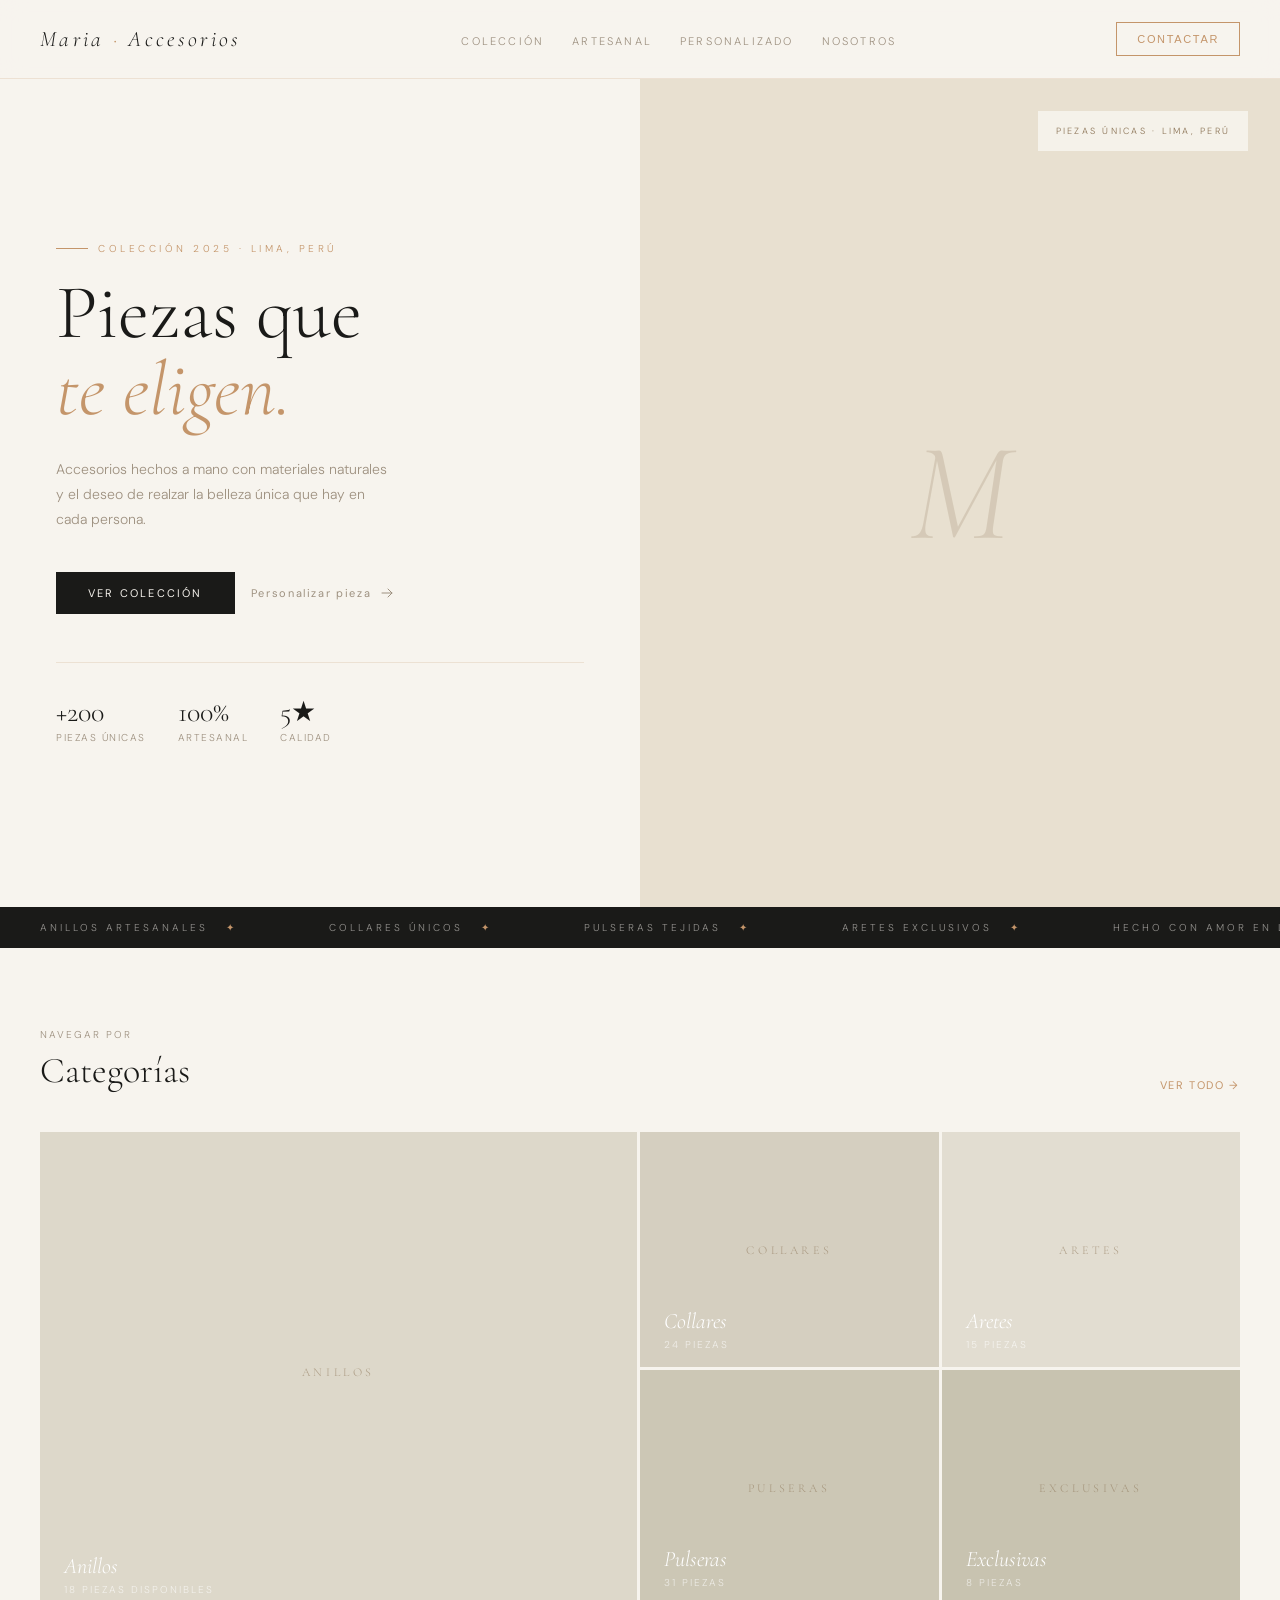
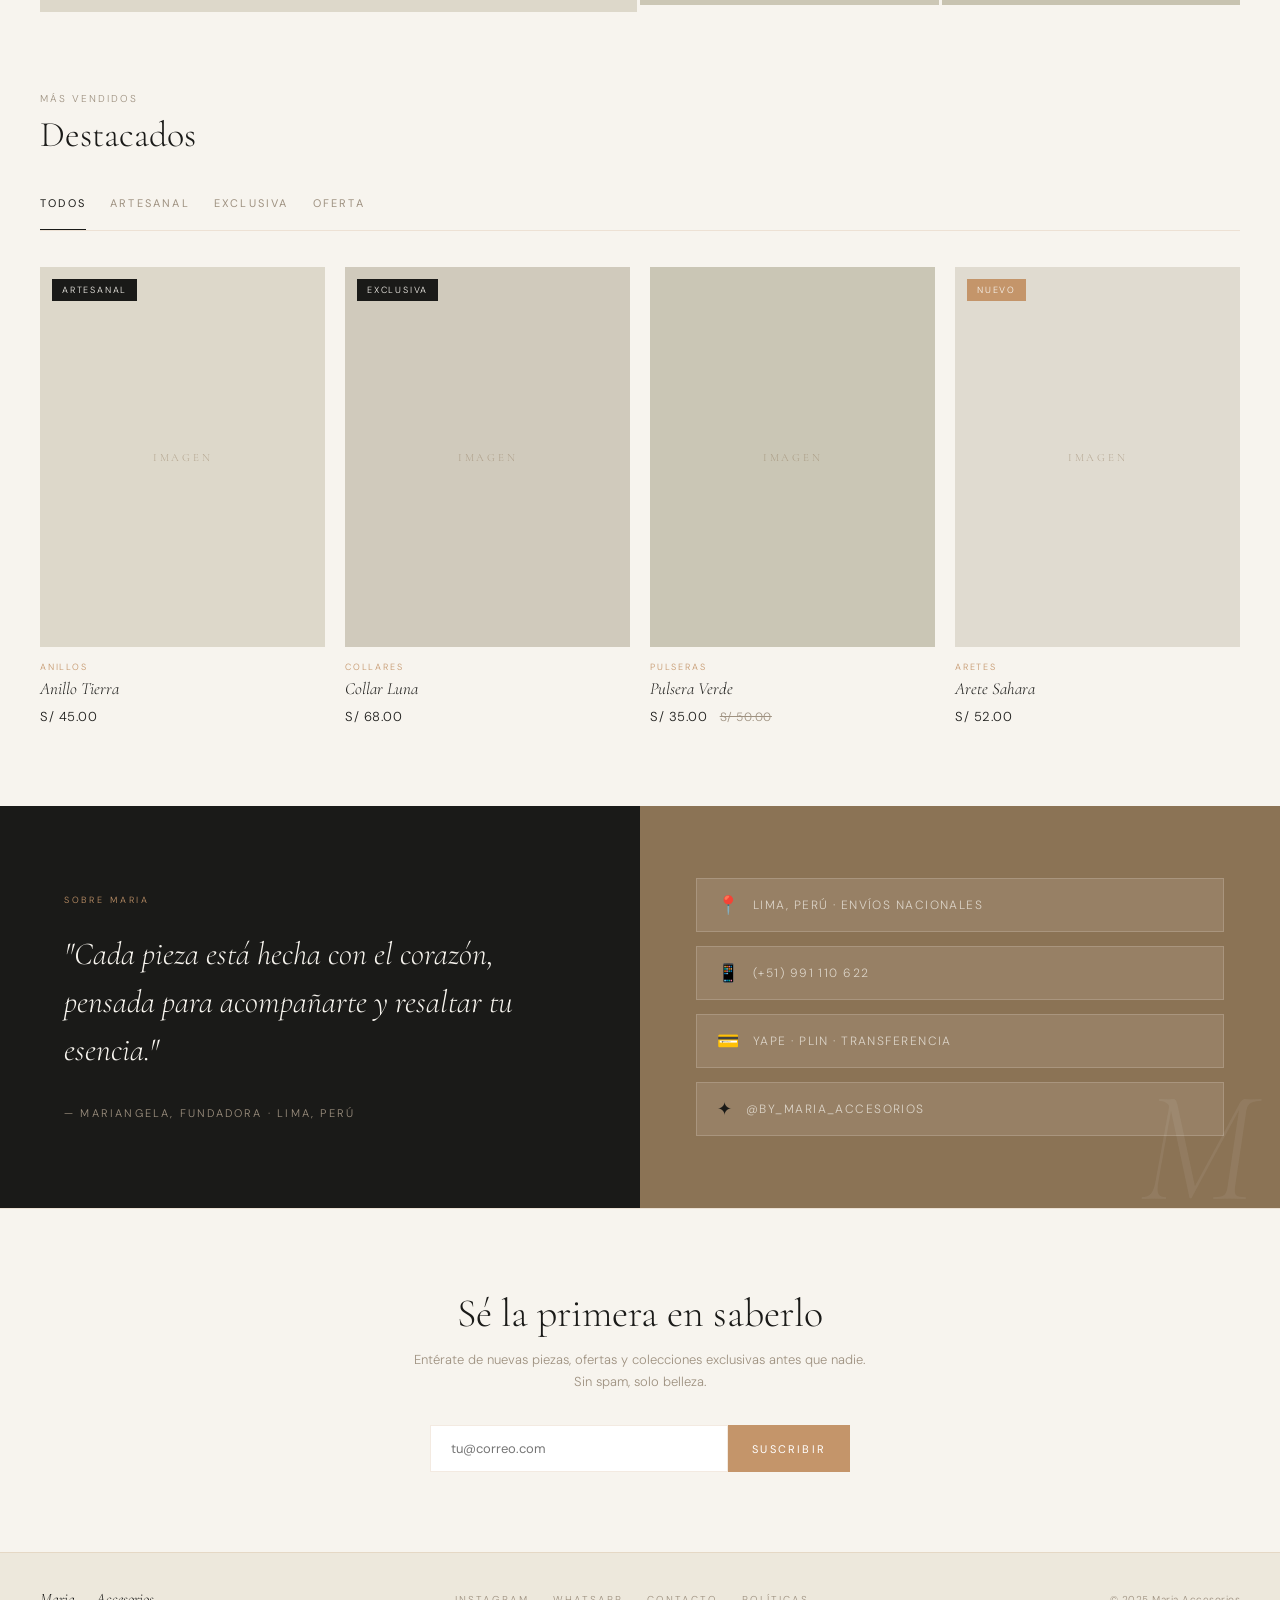
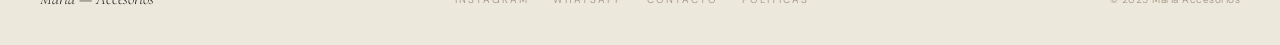
<file: index.html>
<!DOCTYPE html>
<html lang="es">
<head>
  <meta charset="UTF-8">
  <meta name="viewport" content="width=device-width, initial-scale=1.0">
  <title>Maria — Accesorios</title>
  <link rel="preconnect" href="https://fonts.googleapis.com">
  <link href="https://fonts.googleapis.com/css2?family=Cormorant+Garamond:ital,wght@0,300;0,400;1,300;1,400&family=DM+Sans:wght@200;300;400;500&display=swap" rel="stylesheet">
  <style>
    *, *::before, *::after { box-sizing: border-box; margin: 0; padding: 0; }
    :root {
      --ink: #1a1a18;
      --clay: #8B7355;
      --linen: #F7F4EE;
      --warm: #EDE8DC;
      --accent: #C4956A;
      --muted: #9E9180;
      --line: rgba(196, 149, 106, 0.2);
    }
    html, body { height: 100%; }
    body {
      font-family: 'DM Sans', sans-serif;
      font-weight: 300;
      color: var(--ink);
      background: var(--linen);
      overflow-x: hidden;
    }

    /* ── NAV ── */
    nav.m-nav {
      display: flex;
      align-items: center;
      justify-content: space-between;
      padding: 22px 40px;
      border-bottom: 0.5px solid var(--line);
      position: sticky;
      top: 0;
      background: rgba(247, 244, 238, 0.92);
      backdrop-filter: blur(12px);
      z-index: 100;
    }
    .m-logo {
      font-family: 'Cormorant Garamond', serif;
      font-size: 22px;
      font-weight: 300;
      letter-spacing: 0.15em;
      color: var(--ink);
      font-style: italic;
    }
    .m-logo span { color: var(--accent); }
    .m-nav-links { display: flex; gap: 28px; list-style: none; }
    .m-nav-links a {
      font-size: 11px;
      letter-spacing: 0.2em;
      text-transform: uppercase;
      color: var(--muted);
      text-decoration: none;
      cursor: pointer;
      transition: color .2s;
    }
    .m-nav-links a:hover { color: var(--accent); }
    .m-nav-cta {
      font-size: 11px;
      letter-spacing: 0.15em;
      text-transform: uppercase;
      padding: 10px 20px;
      border: 0.5px solid var(--accent);
      color: var(--accent);
      cursor: pointer;
      background: none;
      transition: all .25s;
    }
    .m-nav-cta:hover { background: var(--accent); color: white; }

    /* ── HERO ── */
    .m-hero {
      display: grid;
      grid-template-columns: 1fr 1fr;
      min-height: 92vh;
      overflow: hidden;
    }
    .m-hero-left {
      padding: 80px 56px;
      display: flex;
      flex-direction: column;
      justify-content: center;
    }
    .m-hero-tag {
      font-size: 10px;
      letter-spacing: 0.35em;
      text-transform: uppercase;
      color: var(--accent);
      margin-bottom: 20px;
      display: flex;
      align-items: center;
      gap: 10px;
    }
    .m-hero-tag::before {
      content: '';
      width: 32px;
      height: 0.5px;
      background: var(--accent);
    }
    .m-hero-h1 {
      font-family: 'Cormorant Garamond', serif;
      font-size: clamp(52px, 6vw, 80px);
      font-weight: 300;
      line-height: 1;
      color: var(--ink);
      margin-bottom: 28px;
    }
    .m-hero-h1 em {
      font-style: italic;
      color: var(--accent);
      display: block;
    }
    .m-hero-desc {
      font-size: 14px;
      line-height: 1.8;
      color: var(--muted);
      max-width: 340px;
      margin-bottom: 40px;
    }
    .m-hero-actions { display: flex; gap: 16px; align-items: center; }
    .btn-primary {
      padding: 14px 32px;
      background: var(--ink);
      color: var(--linen);
      font-size: 11px;
      letter-spacing: 0.2em;
      text-transform: uppercase;
      cursor: pointer;
      border: none;
      font-family: 'DM Sans', sans-serif;
      transition: all .25s;
    }
    .btn-primary:hover { background: var(--accent); }
    .btn-ghost {
      font-size: 11px;
      letter-spacing: 0.15em;
      color: var(--muted);
      cursor: pointer;
      display: flex;
      align-items: center;
      gap: 8px;
      background: none;
      border: none;
      font-family: 'DM Sans', sans-serif;
      transition: color .2s;
    }
    .btn-ghost:hover { color: var(--ink); }
    .btn-ghost svg { transition: transform .2s; }
    .btn-ghost:hover svg { transform: translateX(4px); }
    .m-hero-right {
      background: var(--warm);
      position: relative;
      overflow: hidden;
      display: flex;
      align-items: stretch;
    }
    .m-hero-right-inner {
      width: 100%;
      height: 100%;
      min-height: 500px;
      display: flex;
      align-items: center;
      justify-content: center;
      background: #E8E0D0;
      overflow: hidden;
    }
    /* Replace this div with an <img> tag pointing to your hero image */
    .m-hero-placeholder {
      font-family: 'Cormorant Garamond', serif;
      font-size: 140px;
      color: var(--clay);
      opacity: .2;
      font-style: italic;
      user-select: none;
    }
    .m-hero-right:hover .m-hero-right-inner img {
      transform: scale(1.04);
    }
    .m-hero-badge {
      position: absolute;
      top: 32px;
      right: 32px;
      background: rgba(247, 244, 238, 0.9);
      padding: 14px 18px;
      font-size: 9px;
      letter-spacing: 0.25em;
      text-transform: uppercase;
      color: var(--clay);
    }
    .m-hero-stats {
      display: flex;
      gap: 32px;
      margin-top: 48px;
      padding-top: 32px;
      border-top: 0.5px solid var(--line);
    }
    .stat-val {
      font-family: 'Cormorant Garamond', serif;
      font-size: 28px;
      font-weight: 300;
      color: var(--ink);
    }
    .stat-lbl {
      font-size: 10px;
      letter-spacing: 0.15em;
      text-transform: uppercase;
      color: var(--muted);
      margin-top: 2px;
    }

    /* ── MARQUEE ── */
    .m-marquee { background: var(--ink); padding: 14px 0; overflow: hidden; }
    .m-marquee-inner {
      display: flex;
      animation: marquee 22s linear infinite;
    }
    .m-marquee-item {
      font-size: 10px;
      letter-spacing: 0.3em;
      text-transform: uppercase;
      color: rgba(247, 244, 238, 0.55);
      white-space: nowrap;
      padding: 0 40px;
    }
    .m-marquee-item span { color: var(--accent); margin: 0 12px; }
    @keyframes marquee {
      from { transform: translateX(0); }
      to   { transform: translateX(-50%); }
    }

    /* ── CATEGORIES ── */
    .m-cats { padding: 80px 40px; }
    .m-section-head {
      display: flex;
      align-items: flex-end;
      justify-content: space-between;
      margin-bottom: 40px;
    }
    .m-section-title {
      font-family: 'Cormorant Garamond', serif;
      font-size: 36px;
      font-weight: 300;
      color: var(--ink);
    }
    .m-section-sub {
      font-size: 10px;
      letter-spacing: 0.2em;
      text-transform: uppercase;
      color: var(--muted);
      margin-bottom: 8px;
    }
    .m-see-all {
      font-size: 11px;
      letter-spacing: 0.15em;
      text-transform: uppercase;
      color: var(--accent);
      cursor: pointer;
      background: none;
      border: none;
      font-family: 'DM Sans', sans-serif;
      display: flex;
      align-items: center;
      gap: 6px;
      transition: gap .2s;
    }
    .m-see-all:hover { gap: 10px; }
    .m-cat-row {
      display: grid;
      grid-template-columns: 2fr 1fr 1fr;
      gap: 3px;
    }
    .m-cat-card {
      background: var(--warm);
      position: relative;
      overflow: hidden;
      cursor: pointer;
    }
    .m-cat-card.big { min-height: 480px; }
    .m-cat-card.sm  { min-height: 235px; }
    .m-cat-sm-col { display: flex; flex-direction: column; gap: 3px; }
    .m-cat-overlay {
      position: absolute;
      inset: 0;
      background: linear-gradient(to top, rgba(26,26,24,.65) 0%, transparent 55%);
      opacity: 0;
      transition: opacity .4s;
    }
    .m-cat-card:hover .m-cat-overlay { opacity: 1; }
    .m-cat-placeholder {
      width: 100%;
      height: 100%;
      min-height: inherit;
      display: flex;
      align-items: center;
      justify-content: center;
    }
    /* Replace placeholder divs with <img> tags for category images */
    .m-cat-placeholder img {
      width: 100%;
      height: 100%;
      object-fit: cover;
      transition: transform .6s ease;
    }
    .m-cat-card:hover .m-cat-placeholder img { transform: scale(1.05); }
    .m-cat-icon {
      font-family: 'Cormorant Garamond', serif;
      font-size: 12px;
      letter-spacing: 0.3em;
      text-transform: uppercase;
      color: var(--clay);
      opacity: .6;
    }
    .m-cat-info {
      position: absolute;
      bottom: 0;
      left: 0;
      right: 0;
      padding: 24px;
      z-index: 2;
      transform: translateY(8px);
      transition: transform .35s;
    }
    .m-cat-card:hover .m-cat-info { transform: translateY(0); }
    .m-cat-name {
      font-family: 'Cormorant Garamond', serif;
      font-size: 22px;
      font-style: italic;
      color: white;
      display: block;
    }
    .m-cat-count {
      font-size: 10px;
      letter-spacing: 0.2em;
      text-transform: uppercase;
      color: rgba(255,255,255,.65);
      display: block;
      margin-top: 4px;
    }

    /* ── PRODUCTS ── */
    .m-products { padding: 0 40px 80px; }
    .m-prod-tabs {
      display: flex;
      gap: 24px;
      margin-bottom: 36px;
      border-bottom: 0.5px solid var(--line);
      padding-bottom: 16px;
    }
    .m-tab {
      font-size: 11px;
      letter-spacing: 0.2em;
      text-transform: uppercase;
      color: var(--muted);
      cursor: pointer;
      background: none;
      border: none;
      font-family: 'DM Sans', sans-serif;
      padding-bottom: 4px;
      position: relative;
      transition: color .2s;
    }
    .m-tab.active { color: var(--ink); }
    .m-tab.active::after {
      content: '';
      position: absolute;
      bottom: -16px;
      left: 0;
      right: 0;
      height: 1px;
      background: var(--ink);
    }
    .m-tab:hover { color: var(--ink); }
    .m-prod-grid {
      display: grid;
      grid-template-columns: repeat(4, 1fr);
      gap: 20px;
    }
    .m-prod-card { cursor: pointer; }
    .m-prod-img {
      background: var(--warm);
      aspect-ratio: 3/4;
      position: relative;
      overflow: hidden;
      margin-bottom: 14px;
    }
    .m-prod-img-inner {
      width: 100%;
      height: 100%;
      display: flex;
      align-items: center;
      justify-content: center;
      transition: transform .6s ease;
    }
    /* Replace .m-prod-img-inner with <img> for product photos */
    .m-prod-img-inner img {
      width: 100%;
      height: 100%;
      object-fit: cover;
      transition: transform .6s ease;
    }
    .m-prod-card:hover .m-prod-img-inner { transform: scale(1.06); }
    .m-prod-badge {
      position: absolute;
      top: 12px;
      left: 12px;
      background: var(--ink);
      color: var(--linen);
      font-size: 9px;
      letter-spacing: 0.2em;
      text-transform: uppercase;
      padding: 5px 10px;
    }
    .m-prod-fav {
      position: absolute;
      top: 12px;
      right: 12px;
      width: 32px;
      height: 32px;
      background: white;
      border: none;
      cursor: pointer;
      display: flex;
      align-items: center;
      justify-content: center;
      font-size: 14px;
      opacity: 0;
      transition: opacity .25s;
    }
    .m-prod-card:hover .m-prod-fav { opacity: 1; }
    .m-prod-tag {
      font-size: 9px;
      letter-spacing: 0.2em;
      text-transform: uppercase;
      color: var(--accent);
      display: block;
      margin-bottom: 5px;
    }
    .m-prod-name {
      font-family: 'Cormorant Garamond', serif;
      font-size: 17px;
      font-style: italic;
      color: var(--ink);
      display: block;
      margin-bottom: 6px;
    }
    .m-prod-price { font-size: 13px; color: var(--ink); letter-spacing: 0.04em; }
    .m-prod-price-old {
      font-size: 12px;
      color: var(--muted);
      text-decoration: line-through;
      margin-left: 8px;
    }
    .m-prod-img-icon {
      font-family: 'Cormorant Garamond', serif;
      font-size: 11px;
      letter-spacing: 0.25em;
      text-transform: uppercase;
      color: var(--clay);
      opacity: .5;
    }

    /* ── ABOUT BAND ── */
    .m-about {
      display: grid;
      grid-template-columns: 1fr 1fr;
      background: var(--ink);
      overflow: hidden;
    }
    .m-about-left {
      padding: 80px 64px;
      display: flex;
      flex-direction: column;
      justify-content: center;
    }
    .m-about-eyebrow {
      font-size: 9px;
      letter-spacing: 0.3em;
      text-transform: uppercase;
      color: var(--accent);
      margin-bottom: 24px;
    }
    .m-about-quote {
      font-family: 'Cormorant Garamond', serif;
      font-size: clamp(24px, 2.5vw, 34px);
      font-weight: 300;
      font-style: italic;
      color: var(--linen);
      line-height: 1.5;
      margin-bottom: 32px;
    }
    .m-about-sig {
      font-size: 11px;
      letter-spacing: 0.2em;
      text-transform: uppercase;
      color: var(--muted);
    }
    .m-about-right {
      background: var(--clay);
      position: relative;
      overflow: hidden;
      display: flex;
      align-items: center;
      justify-content: center;
      padding: 72px 56px;
    }
    .m-about-ornament {
      position: absolute;
      bottom: -20px;
      right: 24px;
      font-family: 'Cormorant Garamond', serif;
      font-size: 160px;
      color: rgba(247, 244, 238, 0.07);
      font-style: italic;
      user-select: none;
      line-height: 1;
    }
    .m-about-right-inner {
      position: relative;
      display: flex;
      flex-direction: column;
      gap: 14px;
      width: 100%;
    }
    .m-info-pill {
      background: rgba(247, 244, 238, 0.1);
      border: 0.5px solid rgba(247, 244, 238, 0.18);
      padding: 14px 20px;
      display: flex;
      align-items: center;
      gap: 14px;
    }
    .m-info-pill-icon { font-size: 18px; }
    .m-info-pill-text {
      font-size: 12px;
      letter-spacing: 0.12em;
      text-transform: uppercase;
      color: rgba(247, 244, 238, 0.72);
    }

    /* ── NEWSLETTER ── */
    .m-newsletter {
      padding: 80px 40px;
      text-align: center;
      border-top: 0.5px solid var(--line);
    }
    .m-nl-title {
      font-family: 'Cormorant Garamond', serif;
      font-size: 40px;
      font-weight: 300;
      color: var(--ink);
      margin-bottom: 12px;
    }
    .m-nl-sub {
      font-size: 13px;
      color: var(--muted);
      margin-bottom: 32px;
      line-height: 1.7;
    }
    .m-nl-form {
      display: flex;
      max-width: 420px;
      margin: 0 auto;
    }
    .m-nl-input {
      flex: 1;
      padding: 14px 20px;
      border: 0.5px solid var(--line);
      background: white;
      font-size: 13px;
      font-family: 'DM Sans', sans-serif;
      color: var(--ink);
      outline: none;
    }
    .m-nl-input:focus { border-color: var(--accent); }
    .m-nl-btn {
      padding: 14px 24px;
      background: var(--accent);
      color: white;
      border: none;
      font-size: 11px;
      letter-spacing: 0.2em;
      text-transform: uppercase;
      font-family: 'DM Sans', sans-serif;
      cursor: pointer;
      transition: background .2s;
      white-space: nowrap;
    }
    .m-nl-btn:hover { background: var(--ink); }

    /* ── FOOTER ── */
    footer.m-footer {
      background: var(--warm);
      padding: 36px 40px;
      display: flex;
      align-items: center;
      justify-content: space-between;
      border-top: 0.5px solid var(--line);
    }
    .m-footer-brand {
      font-family: 'Cormorant Garamond', serif;
      font-size: 16px;
      font-style: italic;
      color: var(--ink);
    }
    .m-footer-links { display: flex; gap: 24px; }
    .m-footer-links a {
      font-size: 10px;
      letter-spacing: 0.2em;
      text-transform: uppercase;
      color: var(--muted);
      text-decoration: none;
      transition: color .2s;
    }
    .m-footer-links a:hover { color: var(--accent); }
    .m-footer-copy { font-size: 10px; color: var(--muted); letter-spacing: 0.05em; }

    /* ── ANIMATIONS ── */
    @keyframes fadeUp {
      from { opacity: 0; transform: translateY(24px); }
      to   { opacity: 1; transform: translateY(0); }
    }
    .anim-1 { animation: fadeUp .7s .05s both; }
    .anim-2 { animation: fadeUp .7s .15s both; }
    .anim-3 { animation: fadeUp .7s .25s both; }
    .anim-4 { animation: fadeUp .7s .35s both; }
    .anim-5 { animation: fadeUp .7s .45s both; }

    /* ── RESPONSIVE (básico) ── */
    @media (max-width: 900px) {
      .m-hero { grid-template-columns: 1fr; }
      .m-hero-right { min-height: 360px; }
      .m-cat-row { grid-template-columns: 1fr 1fr; }
      .m-prod-grid { grid-template-columns: repeat(2, 1fr); }
      .m-about { grid-template-columns: 1fr; }
      .m-nav-links { display: none; }
    }
    @media (max-width: 600px) {
      nav.m-nav { padding: 18px 20px; }
      .m-hero-left { padding: 48px 24px; }
      .m-cats, .m-products, .m-newsletter { padding-left: 20px; padding-right: 20px; }
      .m-cat-row { grid-template-columns: 1fr; }
      .m-prod-grid { grid-template-columns: repeat(2, 1fr); gap: 12px; }
      footer.m-footer { flex-direction: column; gap: 16px; text-align: center; }
    }
  </style>
</head>
<body>

  <!-- ── NAV ── -->
  <nav class="m-nav">
    <div class="m-logo">Maria <span>·</span> Accesorios</div>
    <ul class="m-nav-links">
      <li><a href="#">Colección</a></li>
      <li><a href="#">Artesanal</a></li>
      <li><a href="#">Personalizado</a></li>
      <li><a href="#">Nosotros</a></li>
    </ul>
    <button class="m-nav-cta">Contactar</button>
  </nav>

  <!-- ── HERO ── -->
  <section class="m-hero">
    <div class="m-hero-left">
      <div class="m-hero-tag anim-1">Colección 2025 · Lima, Perú</div>
      <h1 class="m-hero-h1 anim-2">
        Piezas que
        <em>te eligen.</em>
      </h1>
      <p class="m-hero-desc anim-3">
        Accesorios hechos a mano con materiales naturales y el deseo de realzar la belleza única que hay en cada persona.
      </p>
      <div class="m-hero-actions anim-4">
        <button class="btn-primary">Ver colección</button>
        <button class="btn-ghost">
          Personalizar pieza
          <svg width="16" height="16" viewBox="0 0 16 16" fill="none">
            <path d="M3 8h10M9 4l4 4-4 4" stroke="currentColor" stroke-width="1" stroke-linecap="round" stroke-linejoin="round"/>
          </svg>
        </button>
      </div>
      <div class="m-hero-stats anim-5">
        <div>
          <div class="stat-val">+200</div>
          <div class="stat-lbl">Piezas únicas</div>
        </div>
        <div>
          <div class="stat-val">100%</div>
          <div class="stat-lbl">Artesanal</div>
        </div>
        <div>
          <div class="stat-val">5★</div>
          <div class="stat-lbl">Calidad</div>
        </div>
      </div>
    </div>

    <div class="m-hero-right">
      <div class="m-hero-badge">Piezas únicas · Lima, Perú</div>
      <div class="m-hero-right-inner">
        <!-- REEMPLAZA ESTO CON TU IMAGEN:
             <img src="img/hero.jpg" alt="Maria Accesorios" style="width:100%;height:100%;object-fit:cover;transition:transform .6s ease">
        -->
        <span class="m-hero-placeholder">M</span>
      </div>
    </div>
  </section>

  <!-- ── MARQUEE ── -->
  <div class="m-marquee">
    <div class="m-marquee-inner">
      <span class="m-marquee-item">Anillos artesanales <span>✦</span></span>
      <span class="m-marquee-item">Collares únicos <span>✦</span></span>
      <span class="m-marquee-item">Pulseras tejidas <span>✦</span></span>
      <span class="m-marquee-item">Aretes exclusivos <span>✦</span></span>
      <span class="m-marquee-item">Hecho con amor en Lima <span>✦</span></span>
      <span class="m-marquee-item">Personalización disponible <span>✦</span></span>
      <span class="m-marquee-item">Yape · Plin · Transferencia <span>✦</span></span>
      <!-- Duplicado para el loop continuo -->
      <span class="m-marquee-item">Anillos artesanales <span>✦</span></span>
      <span class="m-marquee-item">Collares únicos <span>✦</span></span>
      <span class="m-marquee-item">Pulseras tejidas <span>✦</span></span>
      <span class="m-marquee-item">Aretes exclusivos <span>✦</span></span>
      <span class="m-marquee-item">Hecho con amor en Lima <span>✦</span></span>
      <span class="m-marquee-item">Personalización disponible <span>✦</span></span>
      <span class="m-marquee-item">Yape · Plin · Transferencia <span>✦</span></span>
    </div>
  </div>

  <!-- ── CATEGORIES ── -->
  <section class="m-cats">
    <div class="m-section-head">
      <div>
        <p class="m-section-sub">Navegar por</p>
        <h2 class="m-section-title">Categorías</h2>
      </div>
      <button class="m-see-all">Ver todo →</button>
    </div>

    <div class="m-cat-row">
      <!-- Grande -->
      <div class="m-cat-card big" style="background:#DDD8CA">
        <div class="m-cat-placeholder">
          <!-- <img src="img/anillos.jpg" alt="Anillos"> -->
          <span class="m-cat-icon">Anillos</span>
        </div>
        <div class="m-cat-overlay"></div>
        <div class="m-cat-info">
          <span class="m-cat-name">Anillos</span>
          <span class="m-cat-count">18 piezas disponibles</span>
        </div>
      </div>

      <!-- Columna media -->
      <div class="m-cat-sm-col">
        <div class="m-cat-card sm" style="background:#D5CFC0">
          <div class="m-cat-placeholder">
            <!-- <img src="img/collares.jpg" alt="Collares"> -->
            <span class="m-cat-icon">Collares</span>
          </div>
          <div class="m-cat-overlay"></div>
          <div class="m-cat-info">
            <span class="m-cat-name">Collares</span>
            <span class="m-cat-count">24 piezas</span>
          </div>
        </div>
        <div class="m-cat-card sm" style="background:#CCC7B5">
          <div class="m-cat-placeholder">
            <!-- <img src="img/pulseras.jpg" alt="Pulseras"> -->
            <span class="m-cat-icon">Pulseras</span>
          </div>
          <div class="m-cat-overlay"></div>
          <div class="m-cat-info">
            <span class="m-cat-name">Pulseras</span>
            <span class="m-cat-count">31 piezas</span>
          </div>
        </div>
      </div>

      <!-- Columna derecha -->
      <div class="m-cat-sm-col">
        <div class="m-cat-card sm" style="background:#E2DDD1">
          <div class="m-cat-placeholder">
            <!-- <img src="img/aretes.jpg" alt="Aretes"> -->
            <span class="m-cat-icon">Aretes</span>
          </div>
          <div class="m-cat-overlay"></div>
          <div class="m-cat-info">
            <span class="m-cat-name">Aretes</span>
            <span class="m-cat-count">15 piezas</span>
          </div>
        </div>
        <div class="m-cat-card sm" style="background:#C8C3B0">
          <div class="m-cat-placeholder">
            <!-- <img src="img/exclusivas.jpg" alt="Exclusivas"> -->
            <span class="m-cat-icon">Exclusivas</span>
          </div>
          <div class="m-cat-overlay"></div>
          <div class="m-cat-info">
            <span class="m-cat-name">Exclusivas</span>
            <span class="m-cat-count">8 piezas</span>
          </div>
        </div>
      </div>
    </div>
  </section>

  <!-- ── PRODUCTOS DESTACADOS ── -->
  <section class="m-products">
    <div class="m-section-head">
      <div>
        <p class="m-section-sub">Más vendidos</p>
        <h2 class="m-section-title">Destacados</h2>
      </div>
    </div>

    <div class="m-prod-tabs">
      <button class="m-tab active" onclick="setTab(this)">Todos</button>
      <button class="m-tab" onclick="setTab(this)">Artesanal</button>
      <button class="m-tab" onclick="setTab(this)">Exclusiva</button>
      <button class="m-tab" onclick="setTab(this)">Oferta</button>
    </div>

    <div class="m-prod-grid">

      <div class="m-prod-card">
        <div class="m-prod-img" style="background:#DDD8CA">
          <div class="m-prod-img-inner">
            <!-- <img src="img/prod-anillo-tierra.jpg" alt="Anillo Tierra"> -->
            <span class="m-prod-img-icon">Imagen</span>
          </div>
          <div class="m-prod-badge">Artesanal</div>
          <button class="m-prod-fav" onclick="toggleFav(this)">♡</button>
        </div>
        <span class="m-prod-tag">Anillos</span>
        <span class="m-prod-name">Anillo Tierra</span>
        <span class="m-prod-price">S/ 45.00</span>
      </div>

      <div class="m-prod-card">
        <div class="m-prod-img" style="background:#D0CABC">
          <div class="m-prod-img-inner">
            <!-- <img src="img/prod-collar-luna.jpg" alt="Collar Luna"> -->
            <span class="m-prod-img-icon">Imagen</span>
          </div>
          <div class="m-prod-badge">Exclusiva</div>
          <button class="m-prod-fav" onclick="toggleFav(this)">♡</button>
        </div>
        <span class="m-prod-tag">Collares</span>
        <span class="m-prod-name">Collar Luna</span>
        <span class="m-prod-price">S/ 68.00</span>
      </div>

      <div class="m-prod-card">
        <div class="m-prod-img" style="background:#CAC6B5">
          <div class="m-prod-img-inner">
            <!-- <img src="img/prod-pulsera-verde.jpg" alt="Pulsera Verde"> -->
            <span class="m-prod-img-icon">Imagen</span>
          </div>
          <button class="m-prod-fav" onclick="toggleFav(this)">♡</button>
        </div>
        <span class="m-prod-tag">Pulseras</span>
        <span class="m-prod-name">Pulsera Verde</span>
        <span class="m-prod-price">S/ 35.00 <span class="m-prod-price-old">S/ 50.00</span></span>
      </div>

      <div class="m-prod-card">
        <div class="m-prod-img" style="background:#E0DBD0">
          <div class="m-prod-img-inner">
            <!-- <img src="img/prod-arete-sahara.jpg" alt="Arete Sahara"> -->
            <span class="m-prod-img-icon">Imagen</span>
          </div>
          <div class="m-prod-badge" style="background:var(--accent)">Nuevo</div>
          <button class="m-prod-fav" onclick="toggleFav(this)">♡</button>
        </div>
        <span class="m-prod-tag">Aretes</span>
        <span class="m-prod-name">Arete Sahara</span>
        <span class="m-prod-price">S/ 52.00</span>
      </div>

    </div>
  </section>

  <!-- ── ABOUT BAND ── -->
  <section class="m-about">
    <div class="m-about-left">
      <p class="m-about-eyebrow">Sobre Maria</p>
      <blockquote class="m-about-quote">
        "Cada pieza está hecha con el corazón, pensada para acompañarte y resaltar tu esencia."
      </blockquote>
      <span class="m-about-sig">— Mariangela, fundadora · Lima, Perú</span>
    </div>
    <div class="m-about-right">
      <div class="m-about-ornament">M</div>
      <div class="m-about-right-inner">
        <div class="m-info-pill">
          <span class="m-info-pill-icon">📍</span>
          <span class="m-info-pill-text">Lima, Perú · Envíos nacionales</span>
        </div>
        <div class="m-info-pill">
          <span class="m-info-pill-icon">📱</span>
          <span class="m-info-pill-text">(+51) 991 110 622</span>
        </div>
        <div class="m-info-pill">
          <span class="m-info-pill-icon">💳</span>
          <span class="m-info-pill-text">Yape · Plin · Transferencia</span>
        </div>
        <div class="m-info-pill">
          <span class="m-info-pill-icon">✦</span>
          <span class="m-info-pill-text">@by_maria_accesorios</span>
        </div>
      </div>
    </div>
  </section>

  <!-- ── NEWSLETTER ── -->
  <section class="m-newsletter">
    <h2 class="m-nl-title">Sé la primera en saberlo</h2>
    <p class="m-nl-sub">
      Entérate de nuevas piezas, ofertas y colecciones exclusivas antes que nadie.<br>
      Sin spam, solo belleza.
    </p>
    <div class="m-nl-form">
      <input class="m-nl-input" type="email" placeholder="tu@correo.com">
      <button class="m-nl-btn">Suscribir</button>
    </div>
  </section>

  <!-- ── FOOTER ── -->
  <footer class="m-footer">
    <div class="m-footer-brand">Maria — Accesorios</div>
    <div class="m-footer-links">
      <a href="https://instagram.com/by_maria_accesorios" target="_blank">Instagram</a>
      <a href="https://wa.me/51991110622" target="_blank">WhatsApp</a>
      <a href="#">Contacto</a>
      <a href="#">Políticas</a>
    </div>
    <span class="m-footer-copy">© 2025 Maria Accesorios</span>
  </footer>

  <script>
    function setTab(el) {
      document.querySelectorAll('.m-tab').forEach(t => t.classList.remove('active'));
      el.classList.add('active');
    }

    function toggleFav(btn) {
      btn.textContent = btn.textContent === '♡' ? '♥' : '♡';
      btn.style.color = btn.textContent === '♥' ? 'var(--accent)' : '';
    }
  </script>

</body>
</html>
</file>
